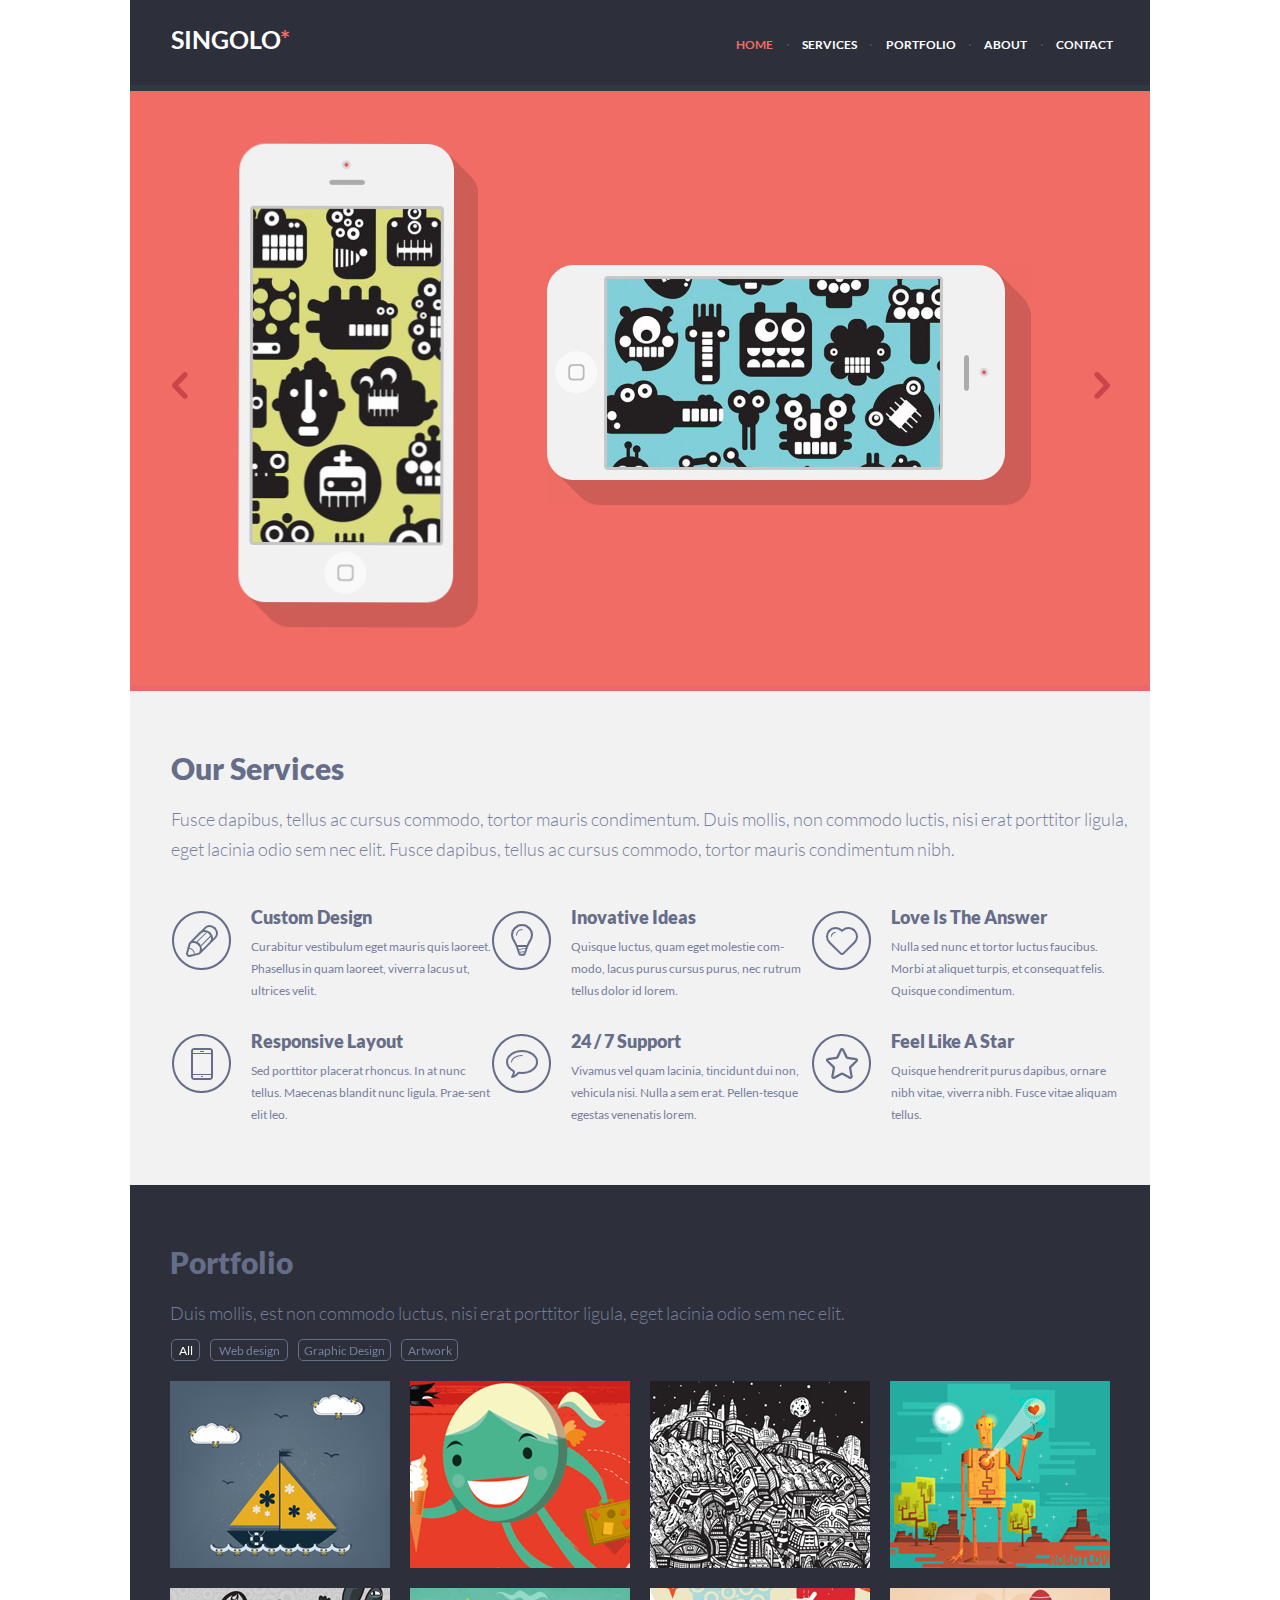
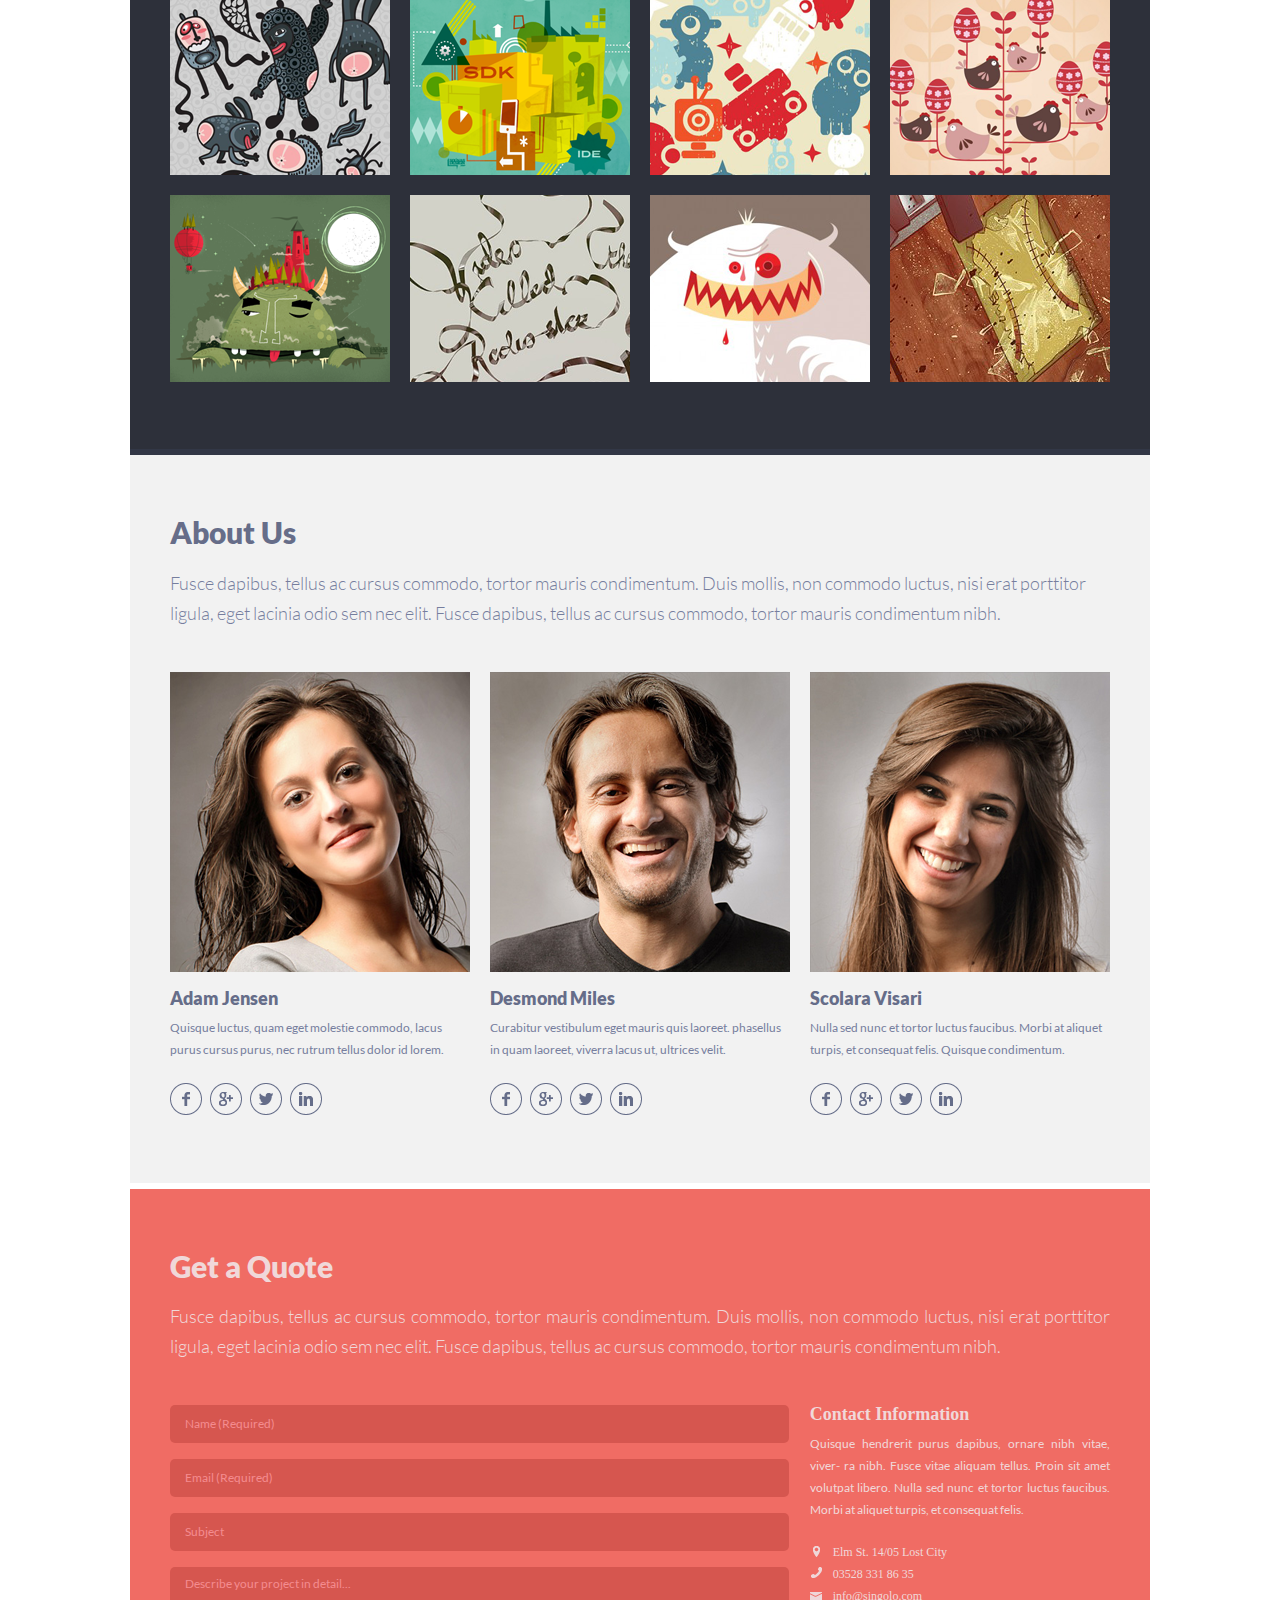
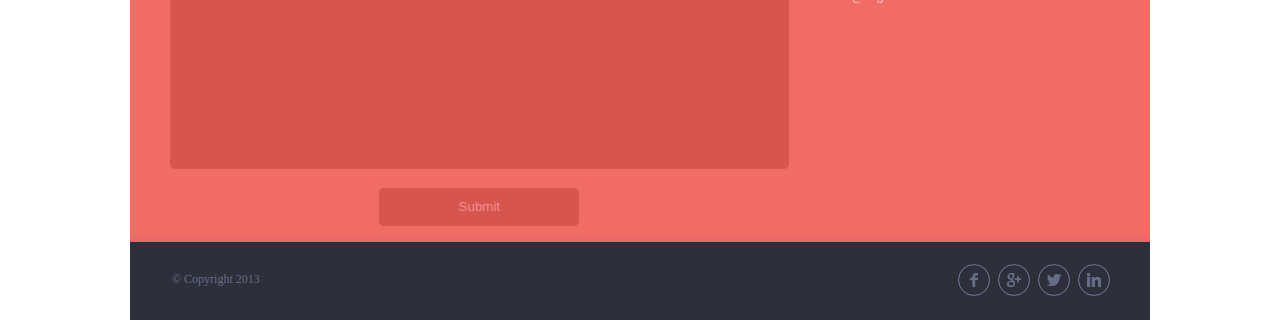
<file: index.html>
<!DOCTYPE html>
<html lang="en">
<head>
    <meta charset="UTF-8">
    <meta name="viewport" content="width=device-width, initial-scale=1.0">
    <link href="style.css" rel="stylesheet" type="text/css" />
    <title>Singolo</title>
</head>
<body>
    <main>
        <header>
            <section class="logo">
                <h1>SINGOLO<span>*</span></h1>
            </section>
                <nav>
                    <ul id="menuHeader">
                        <li><a href="#" class="active">HOME</a></li>
                        <li><a href="#services">SERVICES</a></li>
                        <li><a href="#portfolio">PORTFOLIO</a></li>
                        <li><a href="#aboutUs">ABOUT</a></li>
                        <li><a href="#getAQuote">CONTACT</a></li>
                    </ul>
                </nav>
        </header>
        <section class="slider">
            <div class="phones">
                <div class="leftArrow"></div>
                <div id = "verticalIPhone" class="verticalIPhone"></div>
                <div id = "horizontalIphone" class="horizontalIPhone"></div>
                <div class="rightArrow"></div>
            </div>
        </section>
        <section id = "services" class="OurServices">
            <div class="gridServices">
                <div class="DescriptionOurServices">
                    <h2 class="h2OurServices">Our Services</h2>
                    <p>
                        Fusce dapibus, tellus ac cursus commodo, tortor mauris condimentum. Duis mollis, non commodo luctis,
                        nisi erat porttitor ligula, eget lacinia odio sem nec elit. Fusce dapibus, tellus ac cursus commodo,
                        tortor mauris condimentum nibh.
                    </p>
                </div>
                <div class="iconPicture1">
                    <img src="assets/pen.png">
                </div>
                <div class="textForPicture">
                    <h3>
                        Custom Design
                    </h3>
                    <p>
                        Curabitur vestibulum eget mauris quis laoreet.
                        Phasellus in quam laoreet, viverra lacus ut, ultrices velit.
                    </p>
                </div>
                <div class="iconPicture1">
                    <img src="assets/bulb.png">
                </div>
                <div class="textForPicture">
                    <h3>
                        Inovative Ideas
                    </h3>
                    <p>
                        Quisque luctus, quam eget molestie com-modo,
                        lacus purus cursus purus, nec rutrum tellus dolor id lorem.
                    </p>
                </div>
                <div class="iconPicture1">
                    <img src="assets/heart.png">
                </div>
                <div class="textForPicture">
                    <h3>
                        Love Is The Answer
                    </h3>
                    <p>
                        Nulla sed nunc et tortor luctus faucibus.
                        Morbi at aliquet turpis, et consequat felis.
                        Quisque condimentum.
                    </p>
                </div>
                <div class="iconPicture2">
                    <img src="assets/iphone.png">
                </div>
                <div class="textForPicture2">
                    <h3>
                        Responsive Layout
                    </h3>
                    <p>
                        Sed porttitor placerat rhoncus.
                        In at nunc tellus.
                        Maecenas blandit nunc ligula.
                        Prae-sent elit leo.
                    </p>
                </div>
                <div class="iconPicture2">
                    <img src="assets/bubble.png">
                </div>
                <div class="textForPicture2">
                    <h3>
                        24 / 7 Support
                    </h3>
                    <p>
                        Vivamus vel quam lacinia, tincidunt dui non, vehicula nisi.
                        Nulla a sem erat.
                        Pellen-tesque egestas venenatis lorem.
                    </p>
                </div>
                <div class="iconPicture2">
                    <img src="assets/star.png">
                </div>
                <div class="textForPicture2">
                    <h3>
                        Feel Like A Star
                    </h3>
                    <p>
                        Quisque hendrerit purus dapibus, ornare nibh vitae, viverra nibh.
                        Fusce vitae aliquam tellus.
                    </p>
                </div>
            </div>
        </section>
        <section id="portfolio" class="portfolio">
            <h1>Portfolio</h1>
            <p>
                Duis mollis, est non commodo luctus, nisi erat porttitor ligula, eget lacinia odio sem nec elit.
            </p>
            <div id="portfolioBtn" class="buttons">
                <div class="all active"><a class="active">All</a></div>
                <div class="webDesign"><a href="#">Web design</a></div>
                <div class="graphicDesign"><a href="#">Graphic Design</a></div>
                <div class="artwork"><a href="#">Artwork</a></div>
            </div>
            <div id="pictures" class="pictures">
                <div class="pic1"></div>
                <div class="pic2"></div>
                <div class="pic3"></div>
                <div class="pic4"></div>
                <div class="pic5"></div>
                <div class="pic6"></div>
                <div class="pic7"></div>
                <div class="pic8"></div>
                <div class="pic9"></div>
                <div class="pic10"></div>
                <div class="pic11"></div>
                <div class="pic12"></div>
            </div>
        </section>
        <section id="aboutUs" class="aboutUs">
            <h1>About Us</h1>
            <p>
                Fusce dapibus, tellus ac cursus commodo, tortor mauris condimentum. Duis mollis, non commodo 
                luctus, nisi erat porttitor ligula, eget lacinia odio sem nec elit. Fusce dapibus, tellus 
                ac cursus commodo, tortor mauris condimentum nibh.
            </p>
            <div class="gridAboutUs">
                <div class="JensenPhoto"></div>
                <div class="MilesPhoto"></div>
                <div class="VisariPhoto"></div>
                <div class="aboutPeople">
                    <h2>Adam Jensen</h2>
                    <p class="textAboutUs">
                        Quisque luctus, quam eget molestie commodo, lacus purus 
                        cursus purus, nec rutrum tellus dolor id lorem.
                    </p>
                    <div class="socialNetwork">
                        <div class="soc"></div>
                        <div class="soc"></div>
                        <div class="soc"></div>
                        <div class="soc"></div>
                    </div>
                </div>
                <div class="aboutPeople">
                    <h2>Desmond Miles</h2>
                    <p class="textAboutUs">
                        Curabitur vestibulum eget mauris quis laoreet. phasellus 
                        in quam laoreet, viverra lacus ut, ultrices velit.
                    </p>
                    <div class="socialNetwork">
                        <div class="soc"></div>
                        <div class="soc"></div>
                        <div class="soc"></div>
                        <div class="soc"></div>
                    </div>
                </div>
                <div class="aboutPeople">
                    <h2>Scolara Visari</h2>
                    <p class="textAboutUs">
                        Nulla sed nunc et tortor luctus faucibus. Morbi at aliquet 
                        turpis, et consequat felis. Quisque condimentum.
                    </p>
                    <div class="socialNetwork">
                        <div class="soc"></div>
                        <div class="soc"></div>
                        <div class="soc"></div>
                        <div class="soc"></div>
                    </div>
                </div>
                
            </div>
        </section>
        <section id="getAQuote" class="getAQuote">
            <h1>Get a Quote</h1>
            <p>Fusce dapibus, tellus ac cursus commodo, tortor mauris condimentum. 
                Duis mollis, non commodo luctus, nisi erat porttitor ligula, eget 
                lacinia odio sem nec elit. Fusce dapibus, tellus ac cursus commodo, 
                tortor mauris condimentum nibh.
            </p>
            <div class="formAndInfo">
                <form name="questions" method="POST">
                    <input type="text" placeholder="Name (Required)" size="40" required></br>
                    <input type="email" placeholder="Email (Required)" required></br>
                    <input type="text" placeholder="Subject"></br>
                    <textarea name="comment" cols="40" rows="15" placeholder="Describe your project in detail..."></textarea><br>
                    <input type="submit" class="submit" value="Submit">
                </form>
                <div class="info">
                    <h2>Contact Information</h2>
                    <p>
                        Quisque hendrerit purus dapibus, ornare nibh vitae, viver- ra 
                        nibh. Fusce vitae aliquam tellus. Proin sit amet volutpat libero. 
                        Nulla sed nunc et tortor luctus faucibus. Morbi at aliquet turpis, 
                        et consequat felis. 
                    </p>
                    <ul>
                        <li>Elm St. 14/05 Lost City </li>
                        <li><a href="tel:035283318635">03528 331 86 35</a></li>
                        <li><a href="mailto:info@singolo.com">info@singolo.com</a></li>
                    </ul>
                </div>
            </div>
        </section>
        <footer>
            <p>&copy; Copyright 2013</p>
            <ul>
                <li><a href="#"></a></li>
                <li><a href="#"></a></li>
                <li><a href="#"></a></li>
                <li><a href="#"></a></li>
            </ul>
        </footer>
    </main>
    <script src="script.js"></script>
</body>
</html>
</file>
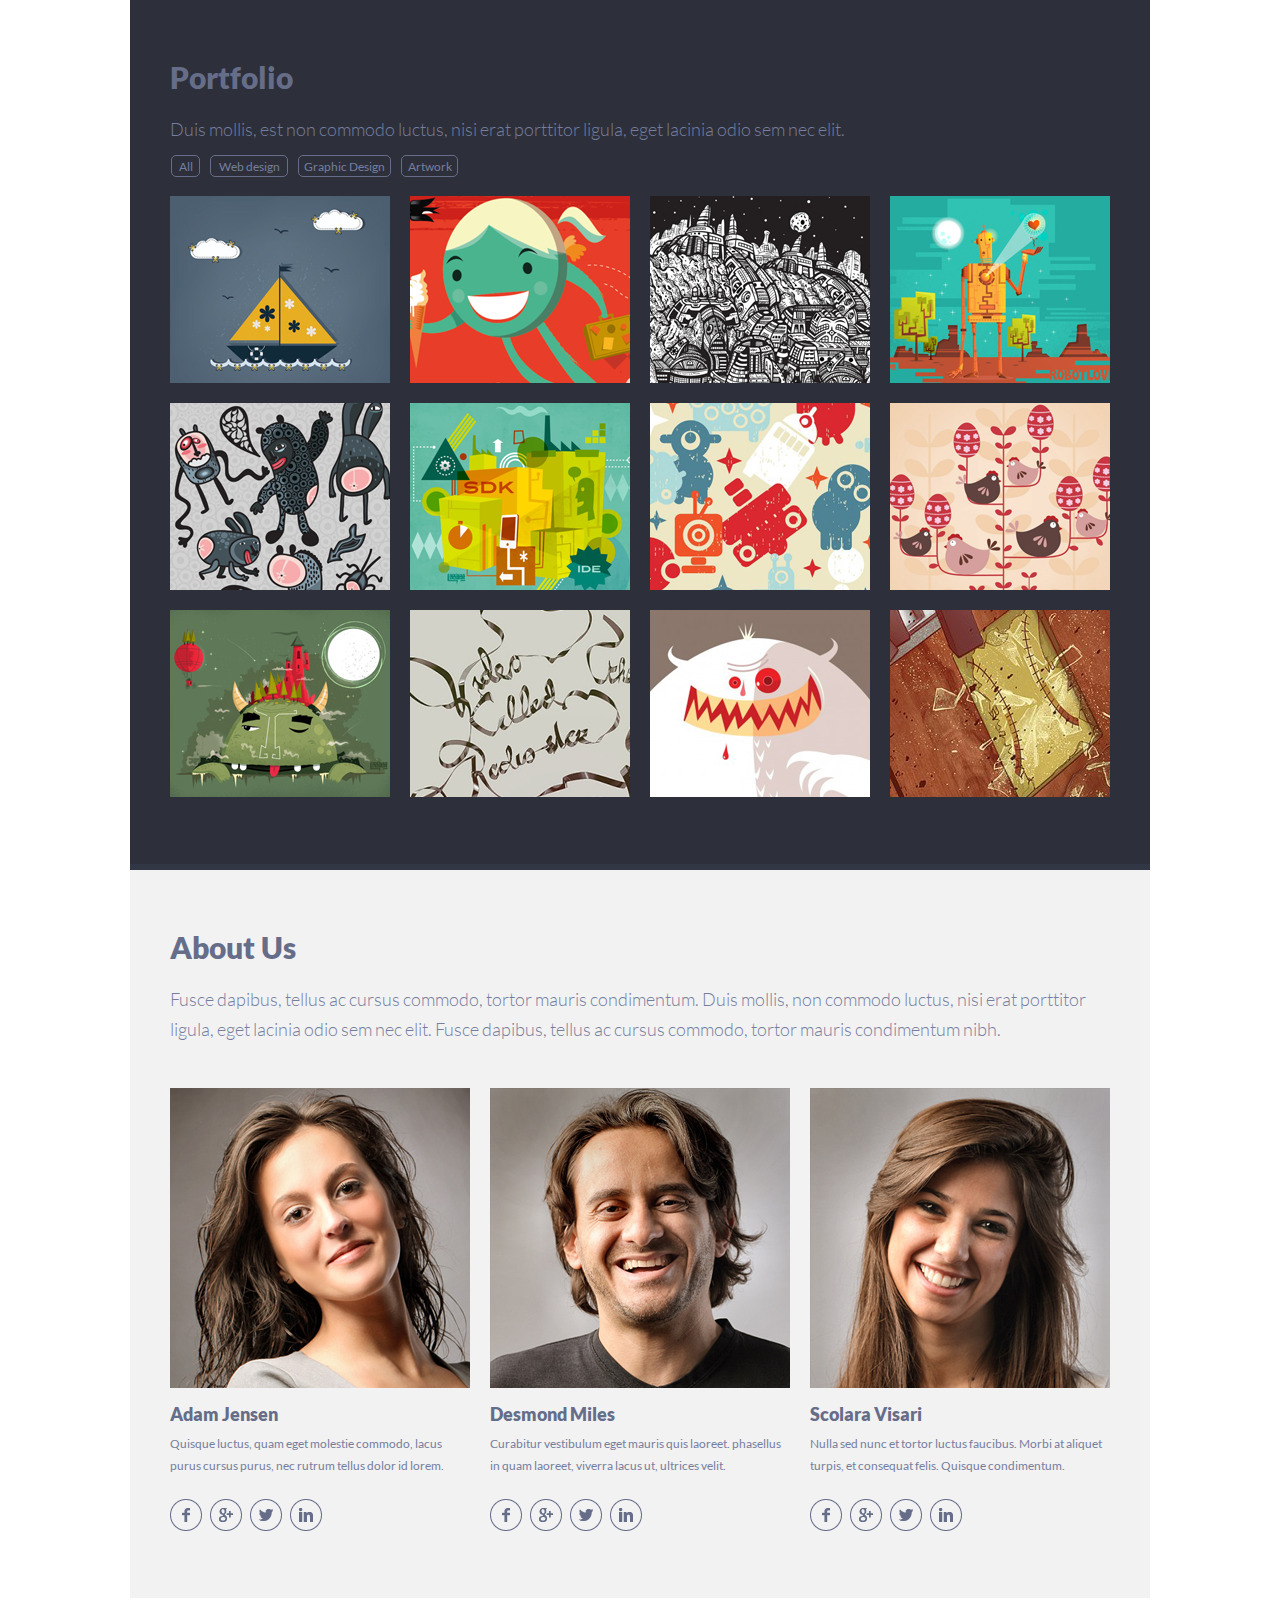
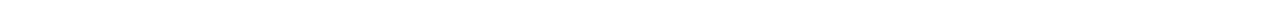
<file: singolo2.html>
<!DOCTYPE html>
<html lang="en">
<head>
    <meta charset="UTF-8">
    <meta name="viewport" content="width=device-width, initial-scale=1.0">
    <title>singolo2</title>
    <link rel="stylesheet" href="singolo2.css">
</head>
<body>
    <main>
        <section class="portfolio">
            <h1>Portfolio</h1>
            <p>
                Duis mollis, est non commodo luctus, nisi erat porttitor ligula, eget lacinia odio sem nec elit.
            </p>
            <div class="buttons">
                <div class="all"><a href="#">All</a></div>
                <div class="webDesign"><a href="#">Web design</a></div>
                <div class="graphicDesign"><a href="#">Graphic Design</a></div>
                <div class="artwork"><a href="#">Artwork</a></div>
            </div>
            <div class="pictures">
                <div class="pic1"></div>
                <div class="pic2"></div>
                <div class="pic3"></div>
                <div class="pic4"></div>
                <div class="pic5"></div>
                <div class="pic6"></div>
                <div class="pic7"></div>
                <div class="pic8"></div>
                <div class="pic9"></div>
                <div class="pic10"></div>
                <div class="pic11"></div>
                <div class="pic12"></div>
            </div>
        </section>
        <section class="aboutUs">
            <h1>About Us</h1>
            <p>
                Fusce dapibus, tellus ac cursus commodo, tortor mauris condimentum. Duis mollis, non commodo 
                luctus, nisi erat porttitor ligula, eget lacinia odio sem nec elit. Fusce dapibus, tellus 
                ac cursus commodo, tortor mauris condimentum nibh.
            </p>
            <div class="gridAboutUs">
                <div class="JensenPhoto"></div>
                <div class="MilesPhoto"></div>
                <div class="VisariPhoto"></div>
                <div class="aboutPeople">
                    <h2>Adam Jensen</h2>
                    <p class="textAboutUs">
                        Quisque luctus, quam eget molestie commodo, lacus purus 
                        cursus purus, nec rutrum tellus dolor id lorem.
                    </p>
                    <div class="socialNetwork">
                        <div class="soc"></div>
                        <div class="soc"></div>
                        <div class="soc"></div>
                        <div class="soc"></div>
                    </div>
                </div>
                <div class="aboutPeople">
                    <h2>Desmond Miles</h2>
                    <p class="textAboutUs">
                        Curabitur vestibulum eget mauris quis laoreet. phasellus 
                        in quam laoreet, viverra lacus ut, ultrices velit.
                    </p>
                    <div class="socialNetwork">
                        <div class="soc"></div>
                        <div class="soc"></div>
                        <div class="soc"></div>
                        <div class="soc"></div>
                    </div>
                </div>
                <div class="aboutPeople">
                    <h2>Scolara Visari</h2>
                    <p class="textAboutUs">
                        Nulla sed nunc et tortor luctus faucibus. Morbi at aliquet 
                        turpis, et consequat felis. Quisque condimentum.
                    </p>
                    <div class="socialNetwork">
                        <div class="soc"></div>
                        <div class="soc"></div>
                        <div class="soc"></div>
                        <div class="soc"></div>
                    </div>
                </div>
                
            </div>
        </section>
    </main>
</body>
</html>
</file>
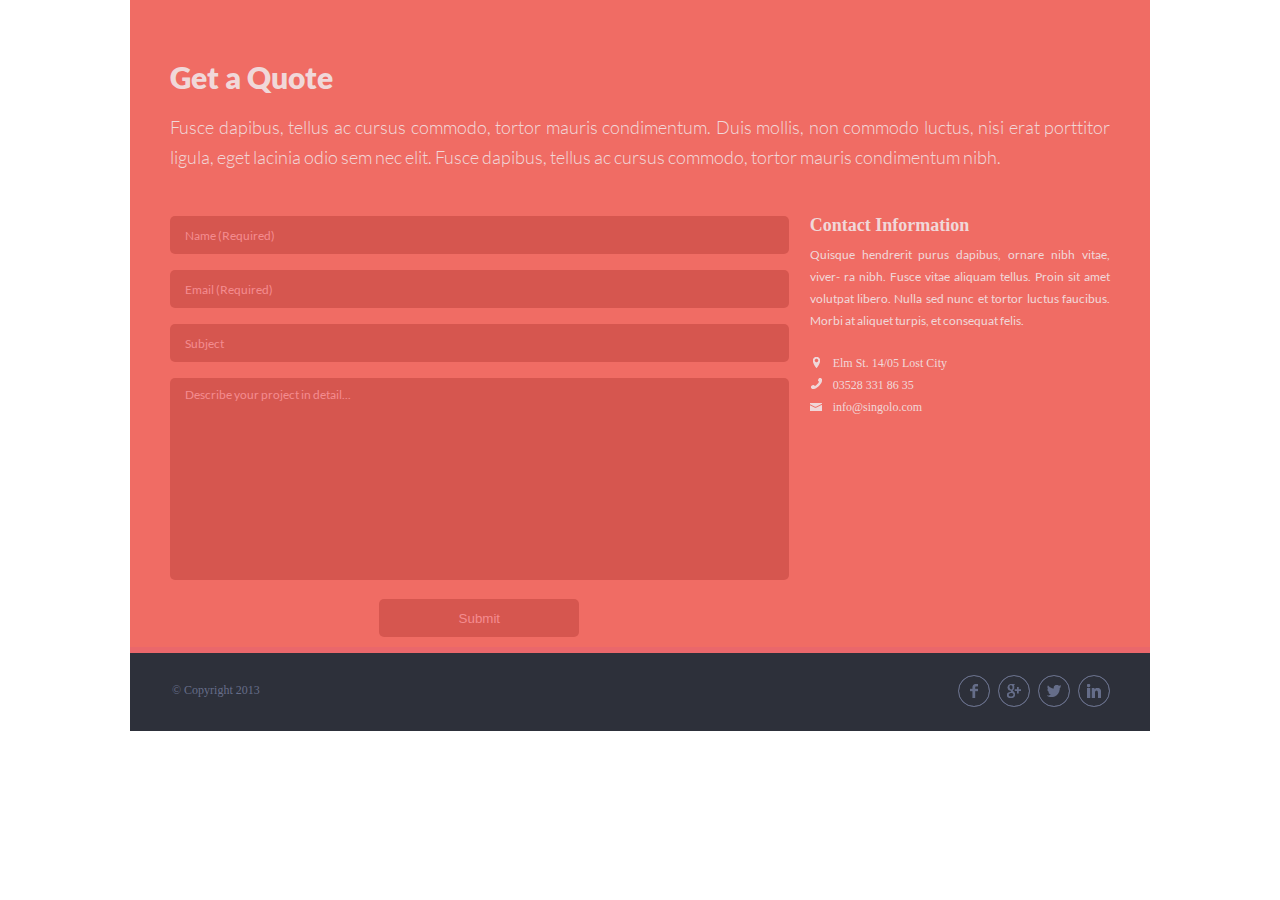
<file: singolo3.html>
<!DOCTYPE html>
<html lang="en">
<head>
    <meta charset="UTF-8">
    <meta name="viewport" content="width=device-width, initial-scale=1.0">
    <link href="singolo3.css" rel="stylesheet" type="text/css" />
    <title>Singolo3</title>
</head>
<body>
    <main>
        <section class="getAQuote">
            <h1>Get a Quote</h1>
            <p>Fusce dapibus, tellus ac cursus commodo, tortor mauris condimentum. 
                Duis mollis, non commodo luctus, nisi erat porttitor ligula, eget 
                lacinia odio sem nec elit. Fusce dapibus, tellus ac cursus commodo, 
                tortor mauris condimentum nibh.
            </p>
            <div class="formAndInfo">
                <form name="questions" method="POST">
                    <input type="text" placeholder="Name (Required)" size="40" required></br>
                    <input type="email" placeholder="Email (Required)" required></br>
                    <input type="text" placeholder="Subject"></br>
                    <textarea name="comment" cols="40" rows="15" placeholder="Describe your project in detail..."></textarea><br>
                    <input type="submit" class="submit" value="Submit">
                </form>
                <div class="info">
                    <h2>Contact Information</h2>
                    <p>
                        Quisque hendrerit purus dapibus, ornare nibh vitae, viver- ra 
                        nibh. Fusce vitae aliquam tellus. Proin sit amet volutpat libero. 
                        Nulla sed nunc et tortor luctus faucibus. Morbi at aliquet turpis, 
                        et consequat felis. 
                    </p>
                    <ul>
                        <li>Elm St. 14/05 Lost City </li>
                        <li><a href="tel:035283318635">03528 331 86 35</a></li>
                        <li><a href="mailto:info@singolo.com">info@singolo.com</a></li>
                    </ul>
                </div>
            </div>
        </section>
        <footer>
            <p>&copy; Copyright 2013</p>
            <ul>
                <li><a href="#"></a></li>
                <li><a href="#"></a></li>
                <li><a href="#"></a></li>
                <li><a href="#"></a></li>
            </ul>
        </footer>
    </main>
</body>
</html>
</file>
<file: style.css>
@font-face {
    font-weight: 300;
    font-family: "Lato";
    src: url("assets/Lato-Light.ttf");
}

@font-face {
    font-weight: 400;
    font-family: "Lato";
    src: url("assets/Lato-Regular.ttf");
}

@font-face {
    font-weight: 700;
    font-family: "Lato";
    src: url("assets/Lato-Bold.ttf");
}

@font-face {
    font-weight: 900;
    font-family: "Lato";
    src: url("assets/Lato-Black.ttf");
}
*{
    margin: 0;
    padding: 0;
    text-decoration: none;
}
html{
    scroll-behavior: smooth;
}
main{
    max-width: 1020px;
    margin: 0px auto;
}
/********************header********************************/
header{
    display: grid;
    grid-template-columns: 140px auto;
    padding: 23.6px 22.9px 28px 41px;
    color: white;
    background-color: #2d303a;
    border-bottom: 6px solid #323746;
    position: sticky;
    top: 0 ;
}
header.small{
    padding: 5px 40px 10px 41px;
    border: none;
}
h1{
    font-size: 25px;
    color: #ffffff;
    font-family: "Lato";
    font-weight: 700;
    text-align: left;
}
header ul{
    display: flex;
    float: right;
    list-style: none;
    padding-bottom: 4px;
    justify-content: center;
}
header ul li{
    margin: 0px 14.3px;
    font-size: 12px;
    padding-top: 13px;
    position: relative;
}

header ul li a{
    font-size: 12px;
    color: white;
    font-family: "Lato";
    font-weight: 700;
    text-align: left;
    text-decoration: none;
    
}
header ul li a span{
    color: #f06c64;
    font-family: 'Lato';
    font-weight: 700;
    
}
header ul li a:hover,ul li a span:hover{
    cursor: pointer;
    color: grey;
}
li::before{
    
    content: '';
    position: absolute;
    left: -15.3px;
    top: 20px;
    width: 2px;
    height: 2px;
    background: rgb(73, 72, 72);
}
ul li:first-of-type::before {
    display: none;
}
.logo span{
    color: #f06c64;
}
.active{
    color: #f06c64;
}
/***************************************slider*********************************/
.slider{
    padding:53px 40px 61px 40px;
    background-color: #f06c64;
    border-bottom: 6px solid #ea676b;
}
.phones{
    display: grid;
    height: 480px;
    grid-template-columns: repeat(12,1fr);
}
.leftArrow{
    grid-column-start: 1;
    grid-column-end: 2;
    margin-top: 228px;
    margin-left: 2px;
    width: 16px;
    height: 27px;
    background: url("assets/leftArrow.png");
    cursor: pointer;
}
.rightArrow{
    grid-column-start: 12;
    grid-column-end: 13;
    margin-top: 228px;
    margin-left: 62px;
    width: 16px;
    height: 27px;
    background: url("assets/rightArrow.png");
    cursor: pointer;
}
.verticalIPhone{
    grid-column-start: 2;
    grid-column-end: 5;
    margin-top: -1px;
    margin-bottom: 6px;
    margin-left: -6.5px;
    width: 240px;
    height: 485px;
    background: url("assets/iPhone-Vertical.png");
}

.horizontalIPhone{
    grid-column-start: 6;
    grid-column-end: 12;
    margin-top: 121px;
    margin-left: -5.8px;
    width: 485px;
    height: 240px;
    background: url("assets/iPhonee-horizontal.png");
}
/*****************************OurServises************************************/
.OurServices{
    background-color: #f2f2f2;
    height: 492px;
    border: 1px solid #f2f2f2;
}
.gridServices{
    display: grid;
    height: 370px;
    grid-template-columns: repeat(12,80px);
    grid-template-rows: 31px repeat(4,60.2px);
    margin-left: 40px;
    margin-top: 65px;
}
.DescriptionOurServices{
    grid-column: 1/13;
    grid-row: 1/4;
}
.DescriptionOurServices p{
    padding-top: 27px;
}
.gridServices div:nth-child(2){
    grid-column: 1/2;
    grid-row: 4/6;
}
.gridServices div:nth-child(3){
    grid-column: 2/5;
    grid-row: 4/6;
}
.gridServices div:nth-child(4){
    grid-column: 5/6;
    grid-row: 4/6;
}
.gridServices div:nth-child(5){
    grid-column: 6/9;
    grid-row: 4/6;
}
.gridServices div:nth-child(6){
    grid-column: 9/10;
    grid-row: 4/6;
}
.gridServices div:nth-child(7){
    grid-column: 10/13;
    grid-row: 4/6;
}
.gridServices div:nth-child(8){
    grid-column: 1/2;
    grid-row: 6/8;
}
.gridServices div:nth-child(9){
    grid-column: 2/5;
    grid-row: 6/8;
}
.gridServices div:nth-child(10){
    grid-column: 5/6;
    grid-row: 6/8;
}
.gridServices div:nth-child(11){
    grid-column: 6/9;
    grid-row: 6/8;
}
.gridServices div:nth-child(12){
    grid-column: 9/10;
    grid-row: 6/8;
}
.gridServices div:nth-child(13){
    grid-column: 10/13;
    grid-row: 6/8;
}
.DescriptionOurServices{
    padding-top: 2px;
}
.DescriptionOurServices h2{
    font-size: 30px;
    line-height: 18px;
    color: #666d89;
    font-family: 'Lato';
    font-weight: 900;
}
.DescriptionOurServices p{
    font-size: 18px;
    line-height: 30px;
    color: #767e9e;
    font-family: 'Lato';
    font-weight: 300;
    text-align: left;
}
.textForPicture h3{
    font-size: 18px;
    line-height: 18px;
    color: #666d89;
    font-family: 'Lato';
    font-weight: 900;
}
.textForPicture p{
    font-size: 12px;
    line-height: 22px;
    color: #767e9e;
    font-family: 'Lato';
    font-weight: 400;
    padding-top: 10px;
}
.textForPicture2{
    padding-top: 4px;
}
.textForPicture2 h3{
    font-size: 18px;
    line-height: 18px;
    color: #666d89;
    font-family: 'Lato';
    font-weight: 900;
}
.textForPicture2 p{
    font-size: 12px;
    line-height: 22px;
    color: #767e9e;
    font-family: 'Lato';
    font-weight: 400;
    padding-top: 10px;
}
.iconPicture1{
    padding-top: 2px;
}
.iconPicture2{
    padding-top: 5px;
}
/*****************portfolio************************/
.portfolio .active{
    color: white;
}
.pictures :nth-child(n+13){
    display: none;
}
.border-frame{
    border: 5px solid white;
    width: inherit;
    background-position: -5px -5px !important;
}
.portfolio{
    padding: 68px 40px 40px 40px;
    height: 756px;
    background-color: #2d303a;
    border-bottom: 6px solid #323746;
}
.portfolio h1{
    font-size: 30px;
    line-height: 18px;
    height: 30px;
    color: #666d89;
    font-family: "Lato";
    font-weight: 900;
    text-align: left;
}
.portfolio p{
    width: 940px;
    height: 41.1px;
    margin-top: 15.5px;
    font-size: 18px;
    line-height: 30px;
    color: #767e9e;
    font-family: "Lato";
    font-weight: 300;
    text-align: left;
}
.buttons{
    height: 23.5px;
}
.buttons div{
    display: flex;
    float: left;
    margin-right: 9px;
    margin-left: 1px;
    height: 20px;
    border-radius: 5px;
    border: 1px solid #666d89;
}
.buttons div:hover{
    cursor: pointer;
    color: white;
    border: 1px solid white;
}
.buttons div a{
    font-size: 12px;
    line-height: 22px;
    color: #767e9e;
    height: 22px;
    font-family: "Lato";
    font-weight: 400;
    text-align:center;
    text-decoration: none;
    position: relative;
}
.buttons div a:hover{
    color: white;
}
.all a{
    width: 27px;
}
.webDesign a{
    width: 76px;
}
.graphicDesign a{
    width: 91px;
}
.artwork a{
    width: 55px;
}
.pictures{
    display: grid;
    height: 600px;
    margin-top: 18px;
    grid-template-columns: repeat(4,220px);
    grid-template-rows:repeat(3,187px) ;
    grid-column-gap: 20px;
    grid-row-gap: 20px;
}
.pictures div:nth-child(1){
    grid-column-start: 1/2;
    grid-row: 1/2;
    background: url("assets/pic1.png");
}
.pictures div:nth-child(2){
    grid-column-start: 2/3;
    grid-row: 1/2;
    background: url("assets/pic2.png");
}
.pictures div:nth-child(3){
    grid-column-start: 3/4;
    grid-row: 1/2;
    background: url("assets/pic3.png");
}
.pictures div:nth-child(4){
    grid-column-start: 4/5;
    grid-row: 1/2;
    background: url("assets/pic4.png");
}
.pictures div:nth-child(5){
    grid-column-start: 1/2;
    grid-row: 2/3;
    background: url("assets/pic5.png");
}
.pictures div:nth-child(6){
    grid-column-start: 2/3;
    grid-row: 2/3;
    background: url("assets/pic6.png");
}
.pictures div:nth-child(7){
    grid-column-start: 3/4;
    grid-row: 2/3;
    background: url("assets/pic7.png");
}
.pictures div:nth-child(8){
    grid-column-start: 4/5;
    grid-row: 2/3;
    background: url("assets/pic8.png");
}
.pictures div:nth-child(9){
    grid-column-start: 1/2;
    grid-row: 3/4;
    background: url("assets/pic9.png");
}
.pictures div:nth-child(10){
    grid-column-start: 2/3;
    grid-row: 3/4;
    background-size: cover;
    background: url("assets/pic10.png");
}
.pictures div:nth-child(11){
    grid-column-start: 3/4;
    grid-row: 3/4;
    background: url("assets/pic11.png");
}
.pictures div:nth-child(12){
    grid-column-start: 4/5;
    grid-row: 3/4;
    background: url("assets/pic12.png");
}
/****************************AboutUs**********************/
.aboutUs{
    padding: 68px 40px 40px 40px;
    height: 620px;
    background-color: #f2f2f2;
    border-bottom: 6px solid #ffffff;
}
.aboutUs h1{
    font-size: 30px;
    line-height: 18px;
    height: 30px;
    color: #666d89;
    font-family: "Lato";
    font-weight: 900;
    text-align: left;
}
.aboutUs p{
    width: 940px;
    height: 41.1px;
    margin-top: 15.5px;
    font-size: 18px;
    line-height: 30px;
    color: #767e9e;
    font-family: "Lato";
    font-weight: 300;
    text-align: left;
}
.gridAboutUs{
    display: grid;
    height: 500px;
    margin-top: 63px;
    grid-template-columns: repeat(3, 300px);
    grid-template-rows:300px repeat(2,100px);
    grid-column-gap: 20px;
}
.gridAboutUs div:nth-child(1){
    grid-column: 1/2;
    grid-row: 1/2;
    background: url("assets/Jensen1.png");
}
.gridAboutUs div:nth-child(2){
    grid-column: 2/3;
    grid-row: 1/2;
    background: url("assets/Miles2.png");
}
.gridAboutUs div:nth-child(3){
    grid-column: 3/4;
    grid-row: 1/2;
    background: url("assets/Visari3.png");
}
.gridAboutUs div:nth-child(4){
    grid-column: 1/2;
    grid-row: 2/3;
}
.gridAboutUs div:nth-child(5){
    grid-column: 2/3;
    grid-row: 2/3;
}
.gridAboutUs div:nth-child(6){
    grid-column: 3/4;
    grid-row: 2/3;
}
.aboutPeople{
    margin-top: 17px;
}
.aboutPeople h2{
    font-size: 18px;
    line-height: 18px;
    color: #666d89;
    font-family: "Lato";
    font-weight: 900;
    text-align: left;
}
.aboutPeople p{
    width: 300px;
    margin-top: 10px;
    font-size: 12px;
    line-height: 22px;
    color: #767e9e;
    font-family: "Lato";
    font-weight: 400;
    text-align: left;
}
.socialNetwork{
    background: none !important;
    margin-top: 25px;
}
.soc{
    display: inline-block;
    margin-right: 4px;
    height: 32px !important;
    width: 32px;
}
.soc:hover{
    cursor: pointer;
    border: 1px solid black;
    border-radius: 50%;
}
.socialNetwork div:nth-child(1){
    background: url("assets/facebook.png") no-repeat;
}
.socialNetwork div:nth-child(2){
    background: url("assets/google.png") no-repeat;
}
.socialNetwork div:nth-child(3){
    background: url("assets/twitter.png") no-repeat;
}
.socialNetwork div:nth-child(4){
    background: url("assets/linkedin.png") no-repeat;
}
/*****************************getAQuote*******************************/
.getAQuote{
    padding: 68px 40px 0px 40px;
    background-color: #f06c64;
    color: #f0d8d9;
    border-bottom: 6px solid #ea676b;
}
.getAQuote h1{
    font-size: 30px;
    line-height: 18px;
    margin-bottom: 26px;
    color: #f0d8d9;
    font-weight: 900;
    font-family: "Lato";
}
.getAQuote p{
    font-size: 18px;
    line-height: 30px;
    font-weight: 300;
    font-family: "Lato";
    text-align: justify;
    margin-bottom: 44px;
}
.formAndInfo{
    display: grid;
    grid-template-columns: repeat(3, 4fr);
}
input{
    margin-bottom: 16px;
    padding-left: 15px;
    color: #f48c8f;
    max-width: 604px;
    width: 100%;
    height: 38px;
    border-radius: 5px;
    background-color: #d6564f;
    border: none;
}
input::placeholder,textarea::placeholder{
    color: #f48c8f;
    font-size: 12px;
    font-weight: 400;
    font-family: "Lato";
}
textarea{
    width: 100%;
    max-width: 604px;
    height: 193px;
    border-radius: 5px;
    background-color: #d6564f;
    border: none;
    padding-left: 15px;
    padding-top: 9px;
    color: #f48c8f;
    resize: none;
}
form{
    grid-column: 1/3;
    padding-right: 8px;
}
.submit{
    width: 200px;
    display: block;
    text-align: center;
    padding-left: 0px;
    margin: 15px auto 10px auto;
}
.submit:hover{
    cursor: pointer;
    border: 1px solid white;
}
.info{
    grid-column-start: 3/4;
    padding-left: 13px;
}
.info h2{
    font-size: 18px;
    line-height: 18px;
    color: #f0d8d9;
    margin-bottom: 10px;
}
.info p{
    font-size: 12px;
    line-height: 22px;
    color: #f0d8d9;
    font-family: "Lato";
    font-weight: 400;
    margin-bottom: 20px;
}
.info ul{
    list-style-type: none;
}
.info ul li{
    font-size: 12px;
    line-height: 22px;
    color: #f0d8d9;
    padding-left: 23px;
}
.info ul li a{
    font-size: 12px;
    line-height: 22px;
    color: #f0d8d9;
}
.info ul li:nth-child(1){
    background: url('assets/location.png') 3px 5px no-repeat;
}
.info ul li:nth-child(2){
    background: url('assets/phone.png') 1px 4px no-repeat;
}
.info ul li:nth-child(3){
    background: url('assets/mail.png') -1px no-repeat;
}
/*************footer*******************************************************/
footer{
    padding: 22px 35px 20px 42px;
    background-color: #2d303a;
    color: #666d89;
    font-size: 12px;
    display: grid;
    grid-template-columns: 140px auto;
}
footer p{
    margin-top: 8px;
}
footer ul{
    list-style-type: none;
    justify-self: end;
}
footer ul li:nth-child(1){
    background: url('assets/facebook.png') 50% 50% no-repeat;
}
footer ul li:nth-child(2){
    background: url('assets/google.png') 50% 50% no-repeat;
}
footer ul li:nth-child(3){
    background: url('assets/twitter.png') 50% 50% no-repeat;
}
footer ul li:nth-child(4){
    background: url('assets/linkedin.png') 50% 50% no-repeat;
}
footer ul li{
    display: inline-block;
    width: 30px;
    height: 30px;
    border-radius: 50%;
    border: 1px solid #69708b;
    margin-right: 5px;
}
footer ul li:hover{
    cursor: pointer;
    border: 1px solid white;
}
</file>
<file: singolo2.css>
@font-face {
    font-weight: 300;
    font-family: "Lato";
    src: url("assets/Lato-Light.ttf");
}

@font-face {
    font-weight: 400;
    font-family: "Lato";
    src: url("assets/Lato-Regular.ttf");
}

@font-face {
    font-weight: 700;
    font-family: "Lato";
    src: url("assets/Lato-Bold.ttf");
}

@font-face {
    font-weight: 900;
    font-family: "Lato";
    src: url("assets/Lato-Black.ttf");
}
*{
    margin: 0;
    padding: 0;
    
}

main{
    max-width: 1020px;
    margin: 0px auto;
}
.portfolio{
    padding: 68px 40px 40px 40px;
    height: 756px;
    background-color: #2d303a;
    border-bottom: 6px solid #323746;
}
h1{
    font-size: 30px;
    line-height: 18px;
    height: 30px;
    color: #666d89;
    font-family: "Lato";
    font-weight: 900;
    text-align: left;
}
p{
    width: 940px;
    height: 41.1px;
    margin-top: 15.5px;
    font-size: 18px;
    line-height: 30px;
    color: #767e9e;
    font-family: "Lato";
    font-weight: 300;
    text-align: left;
/*padding: 27px 0px 0px 0px;*/
}
.buttons{
    height: 23.5px;
}
.buttons div{
    display: flex;
    float: left;
    margin-right: 9px;
    margin-left: 1px;
    height: 20px;
    border-radius: 5px;
    /*background-color: #0f0f0f;*/
    border: 1px solid #666d89;
}
.buttons div:hover{
    cursor: pointer;
    color: white;
    border: 1px solid white;
}
.buttons div a{
    font-size: 12px;
    line-height: 22px;
    color: #767e9e;
    height: 22px;
    font-family: "Lato";
    font-weight: 400;
    text-align:center;
    text-decoration: none;
    position: relative;
}
.buttons div a:hover{
    color: white;
}
.all a{
    width: 27px;
}
.webDesign a{
    width: 76px;
}
.graphicDesign a{
    width: 91px;
}
.artwork a{
    width: 55px;
}
.pictures{
    display: grid;
    height: 600px;
    margin-top: 18px;
    grid-template-columns: repeat(4,220px);
    grid-template-rows:repeat(3,187px) ;
    grid-column-gap: 20px;
    grid-row-gap: 20px;
}
.pictures div:nth-child(1){
    grid-column-start: 1/2;
    grid-row: 1/2;
    background: url("assets/pic1.png");
}
.pictures div:nth-child(2){
    grid-column-start: 2/3;
    grid-row: 1/2;
    background: url("assets/pic2.png");
}
.pictures div:nth-child(3){
    grid-column-start: 3/4;
    grid-row: 1/2;
    background: url("assets/pic3.png");
}
.pictures div:nth-child(4){
    grid-column-start: 4/5;
    grid-row: 1/2;
    background: url("assets/pic4.png");
}
.pictures div:nth-child(5){
    grid-column-start: 1/2;
    grid-row: 2/3;
    background: url("assets/pic5.png");
}
.pictures div:nth-child(6){
    grid-column-start: 2/3;
    grid-row: 2/3;
    background: url("assets/pic6.png");
}
.pictures div:nth-child(7){
    grid-column-start: 3/4;
    grid-row: 2/3;
    background: url("assets/pic7.png");
}
.pictures div:nth-child(8){
    grid-column-start: 4/5;
    grid-row: 2/3;
    background: url("assets/pic8.png");
}
.pictures div:nth-child(9){
    grid-column-start: 1/2;
    grid-row: 3/4;
    background: url("assets/pic9.png");
}
.pictures div:nth-child(10){
    grid-column-start: 2/3;
    grid-row: 3/4;
background-size: cover;
    background: url("assets/pic10.png");
}
.pictures div:nth-child(11){
    grid-column-start: 3/4;
    grid-row: 3/4;
    background: url("assets/pic11.png");
}
.pictures div:nth-child(12){
    grid-column-start: 4/5;
    grid-row: 3/4;
    background: url("assets/pic12.png");
}
.aboutUs{
    padding: 68px 40px 40px 40px;
    height: 620px;
    background-color: #f2f2f2;
    border-bottom: 6px solid #ffffff;
}
.gridAboutUs{
    display: grid;
    height: 500px;
    margin-top: 63px;
    grid-template-columns: repeat(3, 300px);
    grid-template-rows:300px repeat(2,100px);
    grid-column-gap: 20px;
}
.gridAboutUs div:nth-child(1){
    grid-column: 1/2;
    grid-row: 1/2;
    background: url("assets/Jensen1.png");
}
.gridAboutUs div:nth-child(2){
    grid-column: 2/3;
    grid-row: 1/2;
    background: url("assets/Miles2.png");
}
.gridAboutUs div:nth-child(3){
    grid-column: 3/4;
    grid-row: 1/2;
    background: url("assets/Visari3.png");
}
.gridAboutUs div:nth-child(4){
    grid-column: 1/2;
    grid-row: 2/3;
}
.gridAboutUs div:nth-child(5){
    grid-column: 2/3;
    grid-row: 2/3;
}
.gridAboutUs div:nth-child(6){
    grid-column: 3/4;
    grid-row: 2/3;
}
.aboutPeople{
    margin-top: 17px;
}
.aboutPeople h2{
    font-size: 18px;
    line-height: 18px;
    color: #666d89;
    font-family: "Lato";
    font-weight: 900;
    text-align: left;
}
.aboutPeople p{
    width: 300px;
    margin-top: 10px;
    font-size: 12px;
    line-height: 22px;
    color: #767e9e;
    font-family: "Lato";
    font-weight: 400;
    text-align: left;
}
.socialNetwork{
    background: none !important;
    margin-top: 25px;
}
.soc{
    display: inline-block;
    margin-right: 4px;
    height: 32px !important;
    width: 32px;
}
.soc:hover{
    cursor: pointer;
    border: 1px solid black;
    border-radius: 50%;
}
.socialNetwork div:nth-child(1){
    background: url("assets/facebook.png") no-repeat;
}
.socialNetwork div:nth-child(2){
    background: url("assets/google.png") no-repeat;
}
.socialNetwork div:nth-child(3){
    background: url("assets/twitter.png") no-repeat;
}
.socialNetwork div:nth-child(4){
    background: url("assets/linkedin.png") no-repeat;
}
</file>
<file: singolo3.css>
@font-face {
    font-weight: 300;
    font-family: "Lato";
    src: url("assets/Lato-Light.ttf");
}

@font-face {
    font-weight: 400;
    font-family: "Lato";
    src: url("assets/Lato-Regular.ttf");
}

@font-face {
    font-weight: 700;
    font-family: "Lato";
    src: url("assets/Lato-Bold.ttf");
}

@font-face {
    font-weight: 900;
    font-family: "Lato";
    src: url("assets/Lato-Black.ttf");
}
*{
    margin: 0;
    padding: 0;
    text-decoration: none;
}
main{
    max-width: 1020px;
    margin: 0px auto;
}
.getAQuote{
    padding: 68px 40px 0px 40px;
    background-color: #f06c64;
    color: #f0d8d9;
    border-bottom: 6px solid #ea676b;
}
.getAQuote h1{
    font-size: 30px;
    line-height: 18px;
    margin-bottom: 26px;
    font-weight: 900;
    font-family: "Lato";
}
.getAQuote p{
    font-size: 18px;
    line-height: 30px;
    font-weight: 300;
    font-family: "Lato";
    text-align: justify;
    margin-bottom: 44px;
}
.formAndInfo{
    display: grid;
    grid-template-columns: repeat(3, 4fr);
}
input{
    margin-bottom: 16px;
    padding-left: 15px;
    color: #f48c8f;
    max-width: 604px;
    width: 100%;
    height: 38px;
    border-radius: 5px;
    background-color: #d6564f;
    border: none;
}
input::placeholder,textarea::placeholder{
    color: #f48c8f;
    font-size: 12px;
    font-weight: 400;
    font-family: "Lato";
}
textarea{
    width: 100%;
    max-width: 604px;
    height: 193px;
    border-radius: 5px;
    background-color: #d6564f;
    border: none;
    padding-left: 15px;
    padding-top: 9px;
    color: #f48c8f;
    resize: none;
}
form{
    grid-column: 1/3;
    padding-right: 8px;
}
.submit{
    width: 200px;
    display: block;
    text-align: center;
    padding-left: 0px;
    margin: 15px auto 10px auto;
}
.info{
    grid-column-start: 3/4;
    padding-left: 13px;
}
.info h2{
    font-size: 18px;
    line-height: 18px;
    color: #f0d8d9;
    margin-bottom: 10px;
}
.info p{
    font-size: 12px;
    line-height: 22px;
    color: #f0d8d9;
    font-family: "Lato";
    font-weight: 400;
    margin-bottom: 20px;
}
.info ul{
    list-style-type: none;
}
.info ul li{
    font-size: 12px;
    line-height: 22px;
    color: #f0d8d9;
    padding-left: 23px;
}
.info ul li a{
    font-size: 12px;
    line-height: 22px;
    color: #f0d8d9;
}
.info ul li:nth-child(1){
    background: url('assets/location.png') 3px 5px no-repeat;
}
.info ul li:nth-child(2){
    background: url('assets/phone.png') 1px 4px no-repeat;
}
.info ul li:nth-child(3){
    background: url('assets/mail.png') -1px no-repeat;
}
footer{
    padding: 22px 35px 20px 42px;
    background-color: #2d303a;
    color: #666d89;
    font-size: 12px;
    display: grid;
    grid-template-columns: 140px auto;
}
footer p{
    margin-top: 8px;
}
footer ul{
    list-style-type: none;
    justify-self: end;
}
footer ul li:nth-child(1){
    background: url('assets/facebook.png') 50% 50% no-repeat;
}
footer ul li:nth-child(2){
    background: url('assets/google.png') 50% 50% no-repeat;
}
footer ul li:nth-child(3){
    background: url('assets/twitter.png') 50% 50% no-repeat;
}
footer ul li:nth-child(4){
    background: url('assets/linkedin.png') 50% 50% no-repeat;
}
footer ul li{
    display: inline-block;
    width: 30px;
    height: 30px;
    border-radius: 50%;
    border: 1px solid #69708b;
    margin-right: 5px;
}
footer ul li:hover{
    cursor: pointer;
    border: 1px solid white;
}
</file>
